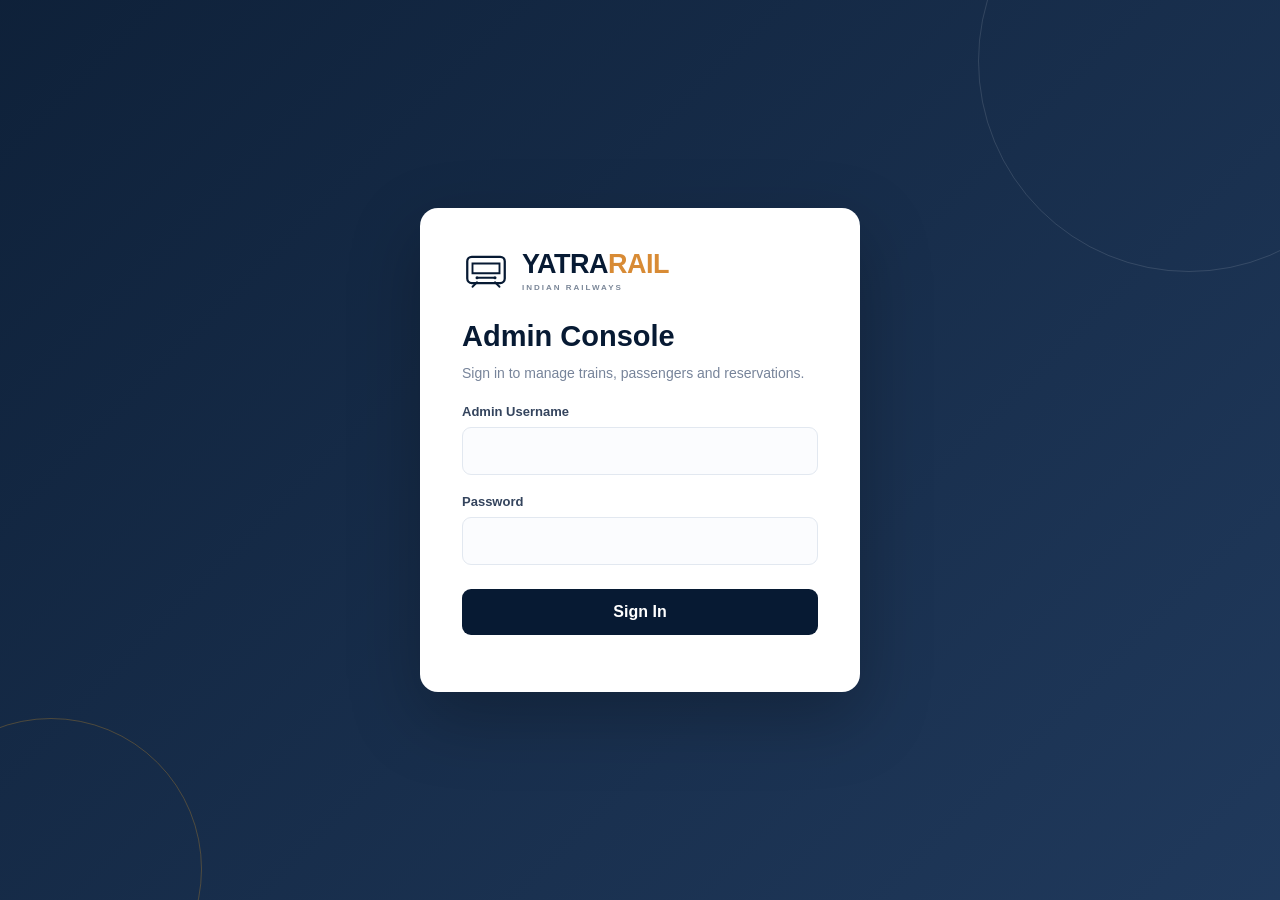
<file: frontend/admin.html>
<!DOCTYPE html>
<html lang="en">
<head>
    <meta charset="UTF-8">
    <meta name="viewport" content="width=device-width, initial-scale=1.0">
    <title>YatraRail | Admin Console</title>

    <style>
        * {
            margin: 0;
            padding: 0;
            box-sizing: border-box;
        }

        body {
            font-family: Arial, sans-serif;
            background: #f4f6fa;
            color: #20283a;
        }

        button, input { font: inherit; }

        .brand-lockup{display:flex;align-items:center;gap:12px;color:#102b4e;font-size:19px;font-weight:800;letter-spacing:.4px;line-height:1.05;margin-bottom:28px}
        .brand-lockup svg{width:48px;height:40px;flex:none}
        .brand-lockup .brand-accent{color:#d88b35}
        .brand-lockup small{display:block;margin-top:5px;color:#7b8798;font-size:8px;letter-spacing:2px;font-weight:700}
        .admin-brand-heading{display:flex;align-items:baseline;gap:10px}
        .admin-brand-heading span{font-size:13px;font-weight:500;opacity:.8}
        .login-card .brand-lockup{margin-bottom:28px}


        .login-screen {
            min-height: 100vh;
            display: flex;
            justify-content: center;
            align-items: center;
            padding: 20px;
        }

        .login-card {
            width: 100%;
            max-width: 420px;
            background: white;
            padding: 38px;
            border-radius: 14px;
            box-shadow: 0 10px 35px rgba(0,0,0,.08);
        }

        .brand {
            color: #173b70;
            font-size: 25px;
            font-weight: bold;
            margin-bottom: 28px;
        }

        h1 {
            font-size: 25px;
            margin-bottom: 9px;
        }

        .muted {
            color: #7a8495;
            font-size: 14px;
            line-height: 1.6;
        }

        label {
            display: block;
            font-weight: bold;
            font-size: 13px;
            margin: 19px 0 8px;
        }

        input {
            width: 100%;
            padding: 13px;
            border: 1px solid #dce1e9;
            border-radius: 7px;
            outline: none;
        }

        input:focus {
            border-color: #315b94;
        }

        button {
            border: none;
            border-radius: 7px;
            padding: 12px 18px;
            cursor: pointer;
            font-weight: bold;
        }

        .primary {
            background: #173b70;
            color: white;
        }

        .primary:hover {
            background: #102c56;
        }

        .login-button {
            width: 100%;
            margin-top: 24px;
        }

        .message {
            margin-top: 15px;
            font-size: 13px;
            color: #c0392b;
            line-height: 1.5;
        }

        .dashboard {
            display: none;
            min-height: 100vh;
        }

        .topbar {
            background: #173b70;
            color: white;
            padding: 18px 5%;
            display: flex;
            justify-content: space-between;
            align-items: center;
            gap: 15px;
        }

        .topbar h2 {
            font-size: 22px;
        }

        .topbar button {
            background: white;
            color: #173b70;
        }

        .layout {
            display: grid;
            grid-template-columns: 220px 1fr;
            min-height: calc(100vh - 65px);
        }

        .sidebar {
            background: white;
            padding: 25px 15px;
            border-right: 1px solid #e6eaf0;
        }

        .sidebar button {
            width: 100%;
            text-align: left;
            background: transparent;
            color: #526078;
            margin-bottom: 9px;
        }

        .sidebar button.active,
        .sidebar button:hover {
            background: #edf2fa;
            color: #173b70;
        }

        .content {
            padding: 32px;
            min-width: 0;
        }

        .section {
            display: none;
        }

        .section.active {
            display: block;
        }

        .section-heading {
            margin-bottom: 24px;
        }

        .section-heading h1 {
            font-size: 27px;
        }

        .stats {
            display: grid;
            grid-template-columns: repeat(3, 1fr);
            gap: 18px;
            margin-bottom: 28px;
        }

        .stat-card {
            background: white;
            padding: 23px;
            border-radius: 10px;
            border: 1px solid #e8ebf1;
        }

        .stat-card p {
            color: #7a8495;
            font-size: 13px;
            margin-bottom: 12px;
        }

        .stat-card h2 {
            font-size: 29px;
            color: #173b70;
        }

        .panel {
            background: white;
            border: 1px solid #e8ebf1;
            border-radius: 10px;
            padding: 23px;
            margin-bottom: 22px;
        }

        .panel h3 {
            margin-bottom: 18px;
        }

        .form-grid {
            display: grid;
            grid-template-columns: repeat(2, 1fr);
            gap: 0 18px;
        }

        .form-grid .full {
            grid-column: 1 / -1;
        }

        .form-grid button {
            margin-top: 22px;
        }

        .table-wrap {
            overflow-x: auto;
            background: white;
            border-radius: 10px;
            border: 1px solid #e8ebf1;
        }

        table {
            width: 100%;
            border-collapse: collapse;
            min-width: 650px;
        }

        th, td {
            padding: 15px;
            text-align: left;
            border-bottom: 1px solid #edf0f4;
            font-size: 13px;
        }

        th {
            background: #f8f9fc;
            color: #667085;
        }

        .delete-button {
            background: #fde8e8;
            color: #bd3030;
            padding: 8px 12px;
        }

        .status {
            display: inline-block;
            padding: 6px 10px;
            border-radius: 20px;
            font-size: 12px;
            font-weight: bold;
        }

        .confirmed {
            background: #e4f7ec;
            color: #167342;
        }

        .cancelled {
            background: #fde8e8;
            color: #bd3030;
        }

        .empty {
            padding: 25px;
            text-align: center;
            color: #7a8495;
        }

        .notice {
            margin-top: 15px;
            font-size: 13px;
            line-height: 1.5;
        }

        @media(max-width: 800px) {
            .layout {
                grid-template-columns: 1fr;
            }

            .sidebar {
                display: flex;
                overflow-x: auto;
                gap: 8px;
                padding: 12px;
            }

            .sidebar button {
                width: auto;
                white-space: nowrap;
                margin: 0;
            }

            .content {
                padding: 20px;
            }

            .stats {
                grid-template-columns: 1fr;
            }
        }

        @media(max-width: 520px) {
            .form-grid {
                grid-template-columns: 1fr;
            }

            .form-grid .full {
                grid-column: auto;
            }
        }

                /* ==========================================
        YATRARAIL ADMIN — NAVY PREMIUM REDESIGN
        Add this below the existing admin CSS
        ========================================== */

        :root {
            --admin-navy: #071a33;
            --admin-navy-light: #102b50;
            --admin-orange: #f5a623;
            --admin-white: #ffffff;
            --admin-background: #f3f6fb;
            --admin-text: #17243a;
            --admin-muted: #77849a;
            --admin-border: #e2e8f0;
        }

        body {
            font-family: "Segoe UI", Arial, sans-serif;
            background: var(--admin-background);
            color: var(--admin-text);
        }

        /* Login screen */

        .login-screen {
            background:
                linear-gradient(
                    135deg,
                    rgba(7, 26, 51, .97),
                    rgba(16, 43, 80, .93)
                );
            position: relative;
            overflow: hidden;
        }

        .login-screen::before {
            content: "";
            position: absolute;
            width: 420px;
            height: 420px;
            border: 1px solid rgba(255,255,255,.12);
            border-radius: 50%;
            right: -120px;
            top: -150px;
        }

        .login-screen::after {
            content: "";
            position: absolute;
            width: 300px;
            height: 300px;
            border: 1px solid rgba(245,166,35,.25);
            border-radius: 50%;
            left: -100px;
            bottom: -120px;
        }

        .login-card {
            position: relative;
            z-index: 1;
            max-width: 440px;
            padding: 42px;
            border-radius: 18px;
            box-shadow: 0 25px 70px rgba(0,0,0,.25);
        }

        .brand {
            color: var(--admin-navy);
            font-size: 27px;
            letter-spacing: -.5px;
        }

        .brand::first-letter {
            color: var(--admin-orange);
        }

        .login-card h1 {
            color: var(--admin-navy);
            font-size: 29px;
        }

        .login-card .muted {
            color: var(--admin-muted);
        }

        .login-card input {
            background: #fbfcfe;
            border: 1px solid var(--admin-border);
            border-radius: 9px;
            padding: 14px;
            transition: .2s;
        }

        .login-card input:focus {
            border-color: var(--admin-orange);
            box-shadow: 0 0 0 3px rgba(245,166,35,.13);
        }

        /* Buttons */

        button {
            transition: background .2s, transform .2s, box-shadow .2s;
        }

        .primary {
            background: var(--admin-navy);
            color: white;
            border-radius: 9px;
        }

        .primary:hover {
            background: var(--admin-navy-light);
            transform: translateY(-1px);
            box-shadow: 0 5px 14px rgba(7,26,51,.18);
        }

        .login-button {
            padding: 14px;
        }

        /* Dashboard top bar */

        .topbar {
            background: var(--admin-navy);
            padding: 19px 5%;
            box-shadow: 0 4px 18px rgba(7,26,51,.15);
        }

        .topbar h2 {
            font-size: 23px;
            letter-spacing: -.3px;
        }

        .topbar button {
            background: white;
            color: var(--admin-navy);
            border-radius: 8px;
            padding: 11px 20px;
        }

        .topbar button:hover {
            background: var(--admin-orange);
            color: var(--admin-navy);
        }

        /* Sidebar */

        .sidebar {
            background: var(--admin-navy);
            border-right: none;
            padding: 28px 15px;
        }

        .sidebar button {
            color: #c5d0df;
            border-radius: 9px;
            padding: 14px 16px;
            margin-bottom: 10px;
        }

        .sidebar button.active,
        .sidebar button:hover {
            background: rgba(255,255,255,.12);
            color: white;
        }

        .sidebar button.active {
            border-left: 3px solid var(--admin-orange);
        }

        /* Main content */

        .content {
            padding: 36px;
        }

        .section-heading h1 {
            color: var(--admin-navy);
            font-size: 29px;
            letter-spacing: -.5px;
        }

        .section-heading {
            margin-bottom: 28px;
        }

        .muted {
            color: var(--admin-muted);
        }

        /* Statistics cards */

        .stats {
            gap: 20px;
        }

        .stat-card {
            border: 1px solid var(--admin-border);
            border-radius: 14px;
            padding: 25px;
            box-shadow: 0 5px 18px rgba(15,35,65,.035);
            position: relative;
            overflow: hidden;
        }

        .stat-card::after {
            content: "";
            position: absolute;
            width: 5px;
            height: 100%;
            left: 0;
            top: 0;
            background: var(--admin-orange);
        }

        .stat-card p {
            color: var(--admin-muted);
            font-size: 14px;
        }

        .stat-card h2 {
            color: var(--admin-navy);
            font-size: 34px;
        }

        /* Panels */

        .panel {
            border: 1px solid var(--admin-border);
            border-radius: 14px;
            padding: 26px;
            box-shadow: 0 5px 18px rgba(15,35,65,.035);
        }

        .panel h3 {
            color: var(--admin-navy);
            font-size: 19px;
        }

        /* Forms */

        label {
            color: #34445d;
        }

        input {
            border: 1px solid var(--admin-border);
            border-radius: 9px;
            padding: 13px;
        }

        input:focus {
            border-color: var(--admin-orange);
            box-shadow: 0 0 0 3px rgba(245,166,35,.12);
        }

        /* Tables */

        .table-wrap {
            border: 1px solid var(--admin-border);
            border-radius: 12px;
            box-shadow: 0 5px 18px rgba(15,35,65,.035);
        }

        table {
            border-collapse: separate;
            border-spacing: 0;
        }

        th {
            background: var(--admin-navy);
            color: white;
            font-weight: 600;
            padding: 16px;
        }

        td {
            color: #34445d;
            padding: 15px;
        }

        tbody tr:hover {
            background: #f7f9fc;
        }

        tbody tr:last-child td {
            border-bottom: none;
        }

        /* Delete button */

        .delete-button {
            background: #fff0ef;
            color: #c0392b;
            border-radius: 7px;
        }

        .delete-button:hover {
            background: #c0392b;
            color: white;
        }

        /* Booking statuses */

        .confirmed {
            background: #e3f7ec;
            color: #167342;
        }

        .cancelled {
            background: #fff0ef;
            color: #bd3030;
        }

        /* Messages */

        .message,
        .notice {
            line-height: 1.6;
        }

        /* Responsive dashboard */

        @media (max-width: 800px) {
            .content {
                padding: 22px 16px;
            }

            .sidebar {
                background: var(--admin-navy);
                padding: 12px;
            }

            .sidebar button {
                flex-shrink: 0;
            }

            .stats {
                grid-template-columns: 1fr;
            }

            .panel {
                padding: 18px;
            }
        }

        @media (max-width: 520px) {
            .login-card {
                padding: 28px 22px;
            }

            .topbar {
                padding: 15px 18px;
            }

            .topbar h2 {
                font-size: 18px;
            }

            .section-heading h1 {
                font-size: 24px;
            }
        }

        .admin-brand-heading {
            display: flex;
            align-items: center;
            gap: 12px;
            color: white;
        }

        .admin-brand-heading svg {
            width: 42px;
            height: 34px;
            flex-shrink: 0;
        }

        .admin-brand-heading .brand-accent {
            color: #f5a623;
        }

        .admin-brand-heading span {
            font-size: 13px;
            font-weight: 500;
            opacity: 0.8;
        }

        .home-button {
            display: inline-flex;
            align-items: center;
            justify-content: center;
            gap: 8px;
            background: transparent;
            color: white;
            border: 1px solid rgba(255,255,255,.55);
            border-radius: 8px;
            padding: 11px 18px;
            text-decoration: none;
            font-size: 14px;
            font-weight: bold;
            transition: .2s;
        }

        .home-button:hover {
            background: #f5a623;
            color: #071a33;
            border-color: #f5a623;
        }
    </style>
</head>

<body>

    <!-- ADMIN LOGIN -->

    <div class="login-screen" id="loginScreen">

        <div class="login-card">

            <div class="brand brand-lockup"><svg viewBox="0 0 64 48" aria-hidden="true"><path d="M13 5h38a6 6 0 0 1 6 6v23a6 6 0 0 1-6 6H13a6 6 0 0 1-6-6V11a6 6 0 0 1 6-6Z" fill="none" stroke="currentColor" stroke-width="3"/><path d="M14 14h36v13H14zM20 39l-6 6M44 39l6 6M21 33h22" fill="none" stroke="currentColor" stroke-width="2.5" stroke-linecap="round"/><circle cx="20" cy="33" r="2" fill="currentColor"/><circle cx="44" cy="33" r="2" fill="currentColor"/></svg><span>YATRA<span class="brand-accent">RAIL</span><small>INDIAN RAILWAYS</small></span></div>

            <h1>Admin Console</h1>

            <p class="muted">
                Sign in to manage trains, passengers and reservations.
            </p>

            <form id="loginForm">

                <label for="adminUsername">Admin Username</label>
                <input
                    type="text"
                    id="adminUsername"
                    required
                    autocomplete="username"
                >

                <label for="adminPassword">Password</label>
                <input
                    type="password"
                    id="adminPassword"
                    required
                    autocomplete="current-password"
                >

                <button class="primary login-button" type="submit">
                    Sign In
                </button>

                <p class="message" id="loginMessage"></p>

            </form>

        </div>

    </div>


    <!-- ADMIN DASHBOARD -->

    <div class="dashboard" id="dashboard">

        <header class="topbar">

            <h2 class="admin-brand-heading">
                <svg viewBox="0 0 64 48" aria-hidden="true">
                    <path d="M13 5h38a6 6 0 0 1 6 6v23a6 6 0 0 1-6 6H13a6 6 0 0 1-6-6V11a6 6 0 0 1 6-6Z"
                        fill="none" stroke="currentColor" stroke-width="3"/>
                    <path d="M14 14h36v13H14zM20 39l-6 6M44 39l6 6M21 33h22"
                        fill="none" stroke="currentColor" stroke-width="2.5"
                        stroke-linecap="round"/>
                    <circle cx="20" cy="33" r="2" fill="currentColor"/>
                    <circle cx="44" cy="33" r="2" fill="currentColor"/>
                </svg>

                <span style="font-size:22px;font-weight:800;opacity:1;">
                    YATRA<span class="brand-accent">RAIL</span>
                </span>

                <span>Admin Console</span>
            </h2>

            <div style="display:flex; align-items:center; gap:12px;">

                <a href="index.html" class="home-button">
                    ⌂ Home Page
                </a>

                <button id="logoutButton">
                    Logout
                </button>

            </div>

        </header>


        <div class="layout">

            <aside class="sidebar">

                <button class="active" data-section="overview">
                    Overview
                </button>

                <button data-section="trains">
                    Manage Trains
                </button>

                <button data-section="bookings">
                    All Bookings
                </button>

                <button data-section="passengers">
                    Passengers
                </button>

            </aside>


            <main class="content">

                <!-- OVERVIEW -->

                <section class="section active" id="overview">

                    <div class="section-heading">
                        <h1>Dashboard Overview</h1>
                        <p class="muted">
                            Manage your railway reservation system.
                        </p>
                    </div>

                    <div class="stats">

                        <div class="stat-card">
                            <p>Total Trains</p>
                            <h2 id="totalTrains">0</h2>
                        </div>

                        <div class="stat-card">
                            <p>Total Bookings</p>
                            <h2 id="totalBookings">0</h2>
                        </div>

                        <div class="stat-card">
                            <p>Registered Passengers</p>
                            <h2 id="totalPassengers">0</h2>
                        </div>

                    </div>

                    <div class="panel">
                        <h3>Welcome, Administrator</h3>
                        <p class="muted">
                            Use the navigation panel to add or remove trains,
                            review passenger bookings and view registered users.
                        </p>
                    </div>

                </section>


                <!-- TRAIN MANAGEMENT -->

                <section class="section" id="trains">

                    <div class="section-heading">
                        <h1>Manage Trains</h1>
                        <p class="muted">
                            Add new trains and manage existing routes.
                        </p>
                    </div>

                    <div class="panel">

                        <h3>Add New Train</h3>

                        <form id="addTrainForm">

                            <div class="form-grid">

                                <div>
                                    <label for="trainNumber">
                                        Train Number
                                    </label>

                                    <input
                                        type="number"
                                        id="trainNumber"
                                        min="1"
                                        required
                                    >
                                </div>

                                <div>
                                    <label for="trainName">
                                        Train Name
                                    </label>

                                    <input
                                        type="text"
                                        id="trainName"
                                        required
                                    >
                                </div>

                                <div>
                                    <label for="trainSource">
                                        Source
                                    </label>

                                    <input
                                        type="text"
                                        id="trainSource"
                                        required
                                    >
                                </div>

                                <div>
                                    <label for="trainDestination">
                                        Destination
                                    </label>

                                    <input
                                        type="text"
                                        id="trainDestination"
                                        required
                                    >
                                </div>

                                <div class="full">
                                    <label for="trainFare">
                                        Base Fare (₹)
                                    </label>

                                    <input
                                        type="number"
                                        id="trainFare"
                                        min="1"
                                        step="0.01"
                                        required
                                    >
                                </div>

                                <div class="full">
                                    <button
                                        class="primary"
                                        type="submit"
                                    >
                                        Add Train
                                    </button>
                                </div>

                            </div>

                            <p class="notice" id="trainMessage"></p>

                        </form>

                    </div>


                    <h3 style="margin: 25px 0 15px;">
                        Existing Trains
                    </h3>

                    <div class="table-wrap">
                        <table>
                            <thead>
                                <tr>
                                    <th>Number</th>
                                    <th>Name</th>
                                    <th>Source</th>
                                    <th>Destination</th>
                                    <th>Fare</th>
                                    <th>Action</th>
                                </tr>
                            </thead>

                            <tbody id="trainsTable">
                                <tr>
                                    <td colspan="6" class="empty">
                                        Loading trains...
                                    </td>
                                </tr>
                            </tbody>
                        </table>
                    </div>

                </section>


                <!-- BOOKINGS -->

                <section class="section" id="bookings">

                    <div class="section-heading">
                        <h1>All Bookings</h1>
                        <p class="muted">
                            View reservations made by all passengers.
                        </p>
                    </div>

                    <div class="table-wrap">

                        <table>

                            <thead>
                                <tr>
                                    <th>PNR</th>
                                    <th>Passenger</th>
                                    <th>Train</th>
                                    <th>Route</th>
                                    <th>Date</th>
                                    <th>Seat</th>
                                    <th>Class</th>
                                    <th>Fare</th>
                                    <th>Status</th>
                                </tr>
                            </thead>

                            <tbody id="bookingsTable">
                                <tr>
                                    <td colspan="9" class="empty">
                                        Loading bookings...
                                    </td>
                                </tr>
                            </tbody>

                        </table>

                    </div>

                </section>


                <!-- PASSENGERS -->

                <section class="section" id="passengers">

                    <div class="section-heading">
                        <h1>Registered Passengers</h1>
                        <p class="muted">
                            View accounts registered in YatraRail.
                        </p>
                    </div>

                    <div class="table-wrap">

                        <table>

                            <thead>
                                <tr>
                                    <th>Username</th>
                                    <th>Account Type</th>
                                </tr>
                            </thead>

                            <tbody id="passengersTable">
                                <tr>
                                    <td colspan="2" class="empty">
                                        Loading passengers...
                                    </td>
                                </tr>
                            </tbody>

                        </table>

                    </div>

                </section>

            </main>

        </div>

    </div>


    <script>

        const API = "http://localhost:18080";

        let adminToken = sessionStorage.getItem("railbookAdminToken");

        const loginScreen =
            document.getElementById("loginScreen");

        const dashboard =
            document.getElementById("dashboard");

        const loginForm =
            document.getElementById("loginForm");

        const loginMessage =
            document.getElementById("loginMessage");


        // ---------------- API HELPER ----------------

        async function apiRequest(path, options = {}) {

            const headers = {
                "Content-Type": "application/json",
                ...(options.headers || {})
            };

            if (adminToken) {
                headers.Authorization = "Bearer " + adminToken;
            }

            const response = await fetch(API + path, {
                ...options,
                headers
            });

            const data = await response.json();

            if (response.status === 401 ||
                response.status === 403) {

                logout();

                throw new Error(
                    data.message || "Admin session expired."
                );
            }

            if (!response.ok) {
                throw new Error(
                    data.message || "Request failed."
                );
            }

            return data;
        }


        // ---------------- LOGIN ----------------

        loginForm.addEventListener("submit", async function(event) {

            event.preventDefault();

            loginMessage.textContent = "Signing in...";

            const username =
                document.getElementById("adminUsername").value.trim();

            const password =
                document.getElementById("adminPassword").value;

            try {

                const response = await fetch(
                    API + "/api/admin/session",
                    {
                        method: "POST",

                        headers: {
                            "Content-Type": "application/json"
                        },

                        body: JSON.stringify({
                            username,
                            password
                        })
                    }
                );

                const data = await response.json();

                if (!response.ok) {
                    throw new Error(
                        data.message || "Admin login failed."
                    );
                }

                adminToken = data.token;

                sessionStorage.setItem(
                    "railbookAdminToken",
                    adminToken
                );

                loginScreen.style.display = "none";
                dashboard.style.display = "block";

                await loadDashboard();

            }
            catch(error) {

                loginMessage.textContent = error.message;

            }

        });


        // ---------------- LOGOUT ----------------

        function logout() {

            adminToken = null;

            sessionStorage.removeItem("railbookAdminToken");

            dashboard.style.display = "none";
            loginScreen.style.display = "flex";

            document.getElementById("adminPassword").value = "";

        }

        document.getElementById("logoutButton")
            .addEventListener("click", logout);


        // ---------------- NAVIGATION ----------------

        document.querySelectorAll("[data-section]")
            .forEach(button => {

                button.addEventListener("click", async function() {

                    document.querySelectorAll("[data-section]")
                        .forEach(item => item.classList.remove("active"));

                    document.querySelectorAll(".section")
                        .forEach(item => item.classList.remove("active"));

                    button.classList.add("active");

                    const section =
                        document.getElementById(button.dataset.section);

                    section.classList.add("active");

                    try {

                        if (button.dataset.section === "overview") {
                            await loadDashboard();
                        }

                        if (button.dataset.section === "trains") {
                            await loadTrains();
                        }

                        if (button.dataset.section === "bookings") {
                            await loadBookings();
                        }

                        if (button.dataset.section === "passengers") {
                            await loadPassengers();
                        }

                    }
                    catch(error) {
                        alert(error.message);
                    }

                });

            });


        // ---------------- DASHBOARD ----------------

        async function loadDashboard() {

            const [trains, bookings, passengers] =
                await Promise.all([
                    apiRequest("/api/admin/trains"),
                    apiRequest("/api/admin/bookings"),
                    apiRequest("/api/admin/passengers")
                ]);

            document.getElementById("totalTrains").textContent =
                trains.trains.length;

            document.getElementById("totalBookings").textContent =
                bookings.bookings.length;

            document.getElementById("totalPassengers").textContent =
                passengers.passengers.length;

        }


        // ---------------- LOAD TRAINS ----------------

        async function loadTrains() {

            const data =
                await apiRequest("/api/admin/trains");

            const table =
                document.getElementById("trainsTable");

            table.replaceChildren();

            if (!data.trains.length) {

                table.innerHTML = `
                    <tr>
                        <td colspan="6" class="empty">
                            No trains available.
                        </td>
                    </tr>
                `;

                return;
            }

            data.trains.forEach(train => {

                const row = document.createElement("tr");

                const values = [
                    train.trainNumber,
                    train.trainName,
                    train.source,
                    train.destination,
                    "₹" + Number(train.fare).toFixed(2)
                ];

                values.forEach(value => {

                    const cell = document.createElement("td");

                    cell.textContent = value;

                    row.appendChild(cell);

                });

                const actionCell =
                    document.createElement("td");

                const deleteButton =
                    document.createElement("button");

                deleteButton.className = "delete-button";

                deleteButton.textContent = "Delete";

                deleteButton.addEventListener("click", async function() {

                    const confirmed = confirm(
                        "Delete train " + train.trainNumber + "?"
                    );

                    if (!confirmed) return;

                    try {

                        const result = await apiRequest(
                            "/api/admin/trains/" + train.trainNumber,
                            {
                                method: "DELETE"
                            }
                        );

                        alert(result.message);

                        await loadTrains();
                        await loadDashboard();

                    }
                    catch(error) {
                        alert(error.message);
                    }

                });

                actionCell.appendChild(deleteButton);
                row.appendChild(actionCell);

                table.appendChild(row);

            });

        }


        // ---------------- ADD TRAIN ----------------

        document.getElementById("addTrainForm")
            .addEventListener("submit", async function(event) {

                event.preventDefault();

                const message =
                    document.getElementById("trainMessage");

                const train = {

                    trainNumber: Number(
                        document.getElementById("trainNumber").value
                    ),

                    trainName:
                        document.getElementById("trainName").value.trim(),

                    source:
                        document.getElementById("trainSource").value.trim(),

                    destination:
                        document.getElementById("trainDestination").value.trim(),

                    fare: Number(
                        document.getElementById("trainFare").value
                    )

                };

                try {

                    const result = await apiRequest(
                        "/api/admin/trains",
                        {
                            method: "POST",
                            body: JSON.stringify(train)
                        }
                    );

                    message.style.color = "green";
                    message.textContent = result.message;

                    this.reset();

                    await loadTrains();
                    await loadDashboard();

                }
                catch(error) {

                    message.style.color = "#c0392b";
                    message.textContent = error.message;

                }

            });


        // ---------------- LOAD BOOKINGS ----------------

        async function loadBookings() {

            const data =
                await apiRequest("/api/admin/bookings");

            const table =
                document.getElementById("bookingsTable");

            table.replaceChildren();

            if (!data.bookings.length) {

                table.innerHTML = `
                    <tr>
                        <td colspan="9" class="empty">
                            No bookings found.
                        </td>
                    </tr>
                `;

                return;
            }

            data.bookings.forEach(booking => {

                const row = document.createElement("tr");

                const values = [
                    booking.pnr,
                    booking.username,
                    booking.trainName,
                    booking.source + " → " + booking.destination,
                    booking.journeyDate,
                    booking.seatNumber,
                    booking.classType,
                    "₹" + Number(booking.fare).toFixed(2)
                ];

                values.forEach(value => {

                    const cell = document.createElement("td");

                    cell.textContent = value;

                    row.appendChild(cell);

                });

                const statusCell =
                    document.createElement("td");

                const status =
                    document.createElement("span");

                status.className =
                    "status " +
                    (booking.status === "Cancelled"
                        ? "cancelled"
                        : "confirmed");

                status.textContent = booking.status;

                statusCell.appendChild(status);
                row.appendChild(statusCell);

                table.appendChild(row);

            });

        }


        // ---------------- LOAD PASSENGERS ----------------

        async function loadPassengers() {

            const data =
                await apiRequest("/api/admin/passengers");

            const table =
                document.getElementById("passengersTable");

            table.replaceChildren();

            if (!data.passengers.length) {

                table.innerHTML = `
                    <tr>
                        <td colspan="2" class="empty">
                            No registered passengers found.
                        </td>
                    </tr>
                `;

                return;
            }

            data.passengers.forEach(passenger => {

                const row = document.createElement("tr");

                const username =
                    document.createElement("td");

                username.textContent = passenger.username;

                const role =
                    document.createElement("td");

                role.textContent = passenger.role;

                row.append(username, role);

                table.appendChild(row);

            });

        }


        // ---------------- RESTORE SESSION ----------------

        async function restoreSession() {

            if (!adminToken) return;

            try {

                await loadDashboard();

                loginScreen.style.display = "none";
                dashboard.style.display = "block";

            }
            catch(error) {

                logout();

            }

        }

        restoreSession();

    </script>

</body>
</html>
</file>
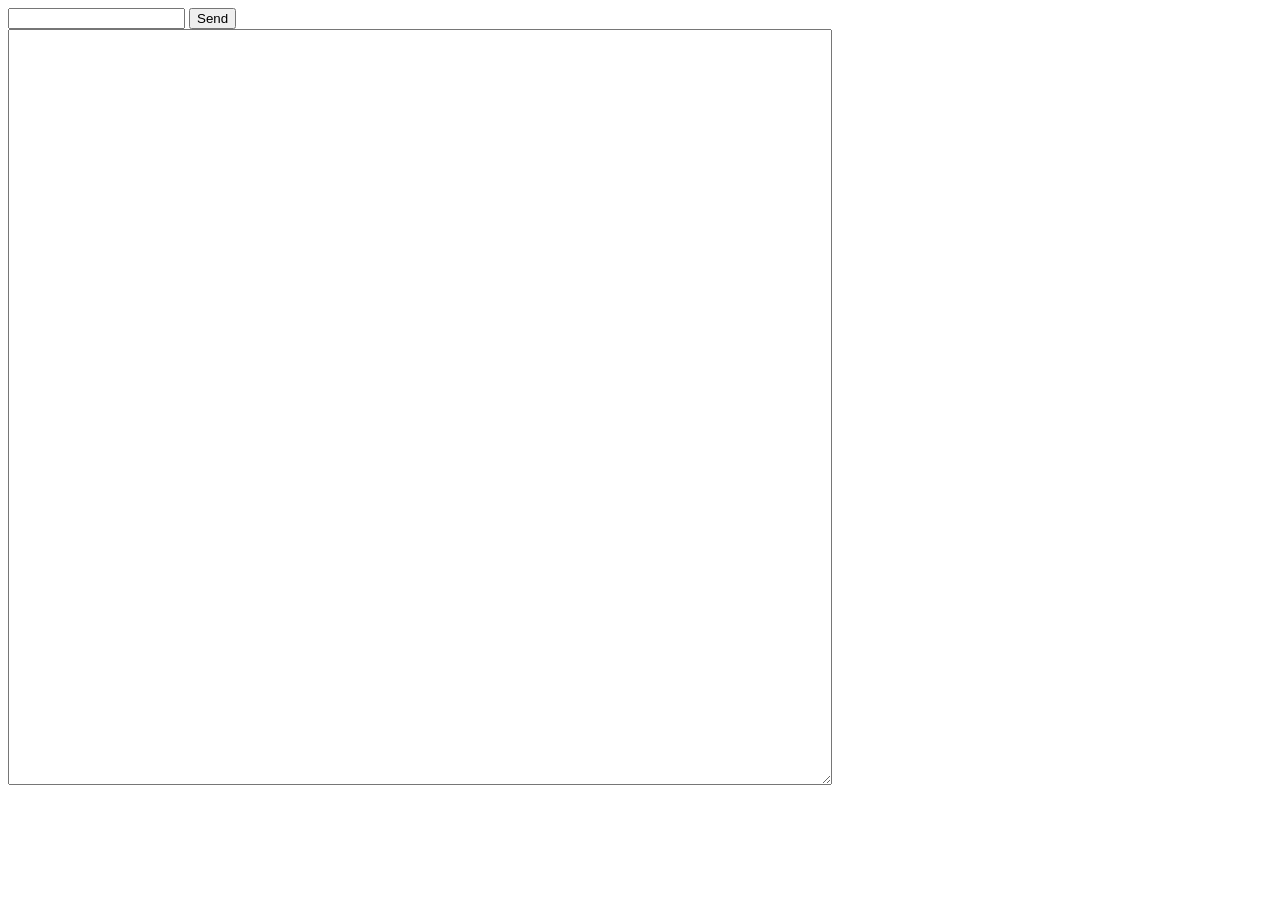
<file: backend/third_party/Crow/examples/websocket/templates/ws.html>
<!doctype html>
<html>
<head>
    <script src="https://code.jquery.com/jquery-3.1.0.min.js"></script>
</head>
<body>
    <input id="msg" type="text"></input>
    <button id="send">
        Send
    </button><BR>
    <textarea id="log" cols=100 rows=50>
    </textarea>
    <script>
var sock = new WebSocket("ws://{{servername}}:40080/ws");

sock.onopen = ()=>{
    console.log('open')
}
sock.onerror = (e)=>{
    console.log('error',e)
}
sock.onclose = (e)=>{
    console.log('close', e)
}
sock.onmessage = (e)=>{
    $("#log").val(
            e.data +"\n" + $("#log").val());
}
$("#msg").keypress(function(e){
    if (e.which == 13)
    {
    sock.send($("#msg").val());
    $("#msg").val("");
    }
});
$("#send").click(()=>{
    sock.send($("#msg").val());
    $("#msg").val("");
});
    </script>
</body>
</html>
</file>
